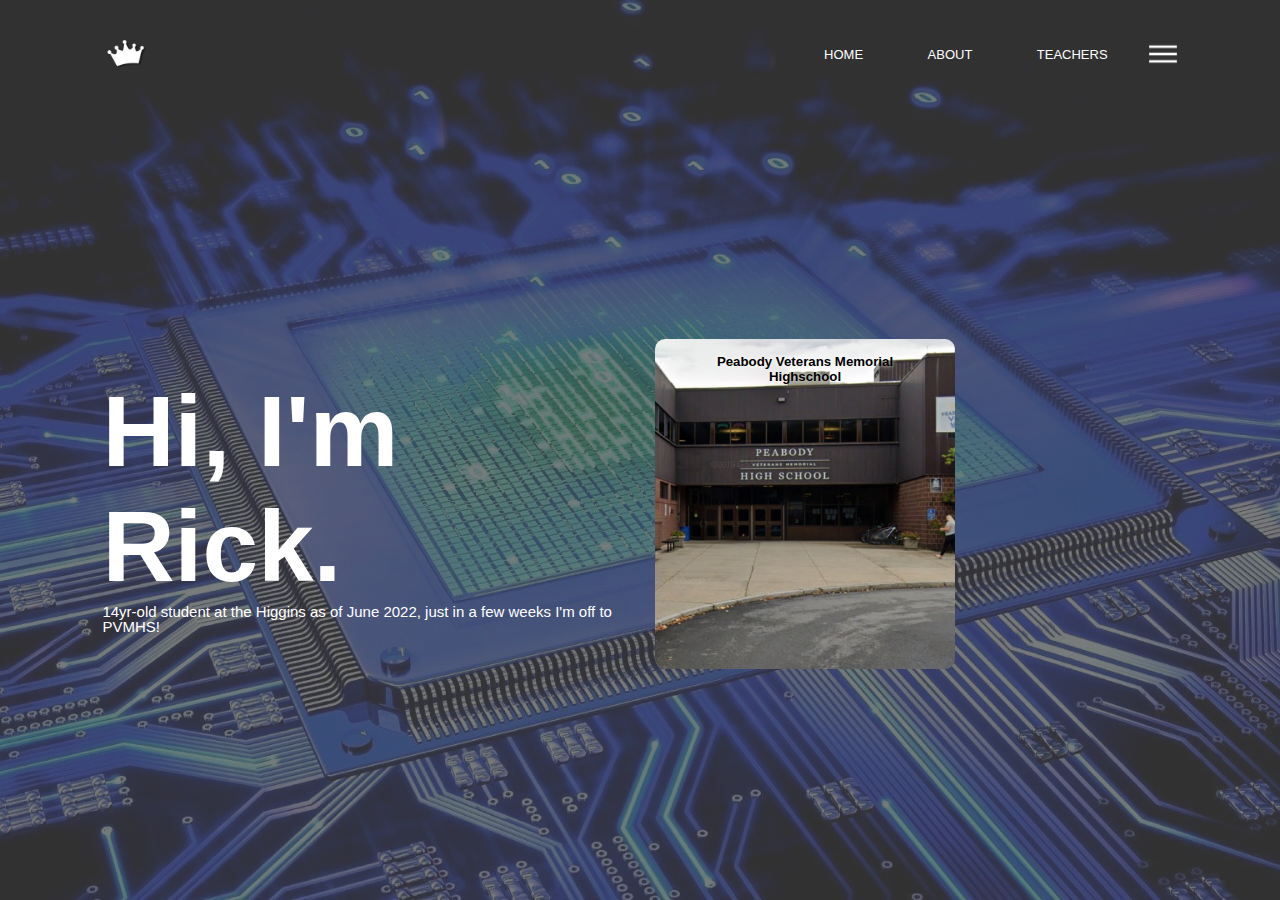
<file: index.html>
<!DOCTYPE html>
<html>
  <head>
    <meta charset="UTF-8">
    <meta name="viewport" content="width=device-width, initial-scale=1.0">
    <link rel="stylesheet" href="style.css">
    <title>Home</title>
  </head>
  <body>
    <div class="container">
      <div class="navbar">
        <img src="./images/logo.png" class="logo">
        <nav>
          <ul>
            <li><a href="index.html">HOME</a></li>
            <li><a href="about.html">ABOUT</a></li>
            <li><a href="teachers.html">TEACHERS</a></li>
          </ul>
        </nav>
        <img src="./images/menuico.png" class="menuico">
      </div>

      <div class="row">
        <div class="col">
          <h1>Hi, I'm Rick.</h1>
          <p>14yr-old student at the Higgins as of June 2022, just in a few weeks I'm off to PVMHS!</p>
        </div>
        <div class="col">
          <div class="card">
            <h5>Peabody Veterans Memorial Highschool</h5>
            <a href="https://peabody.k12.ma.us/schools/pvmhs/"></a>
          </div>
        </div>
      </div>
    </div>
  </body>
</html>
</file>
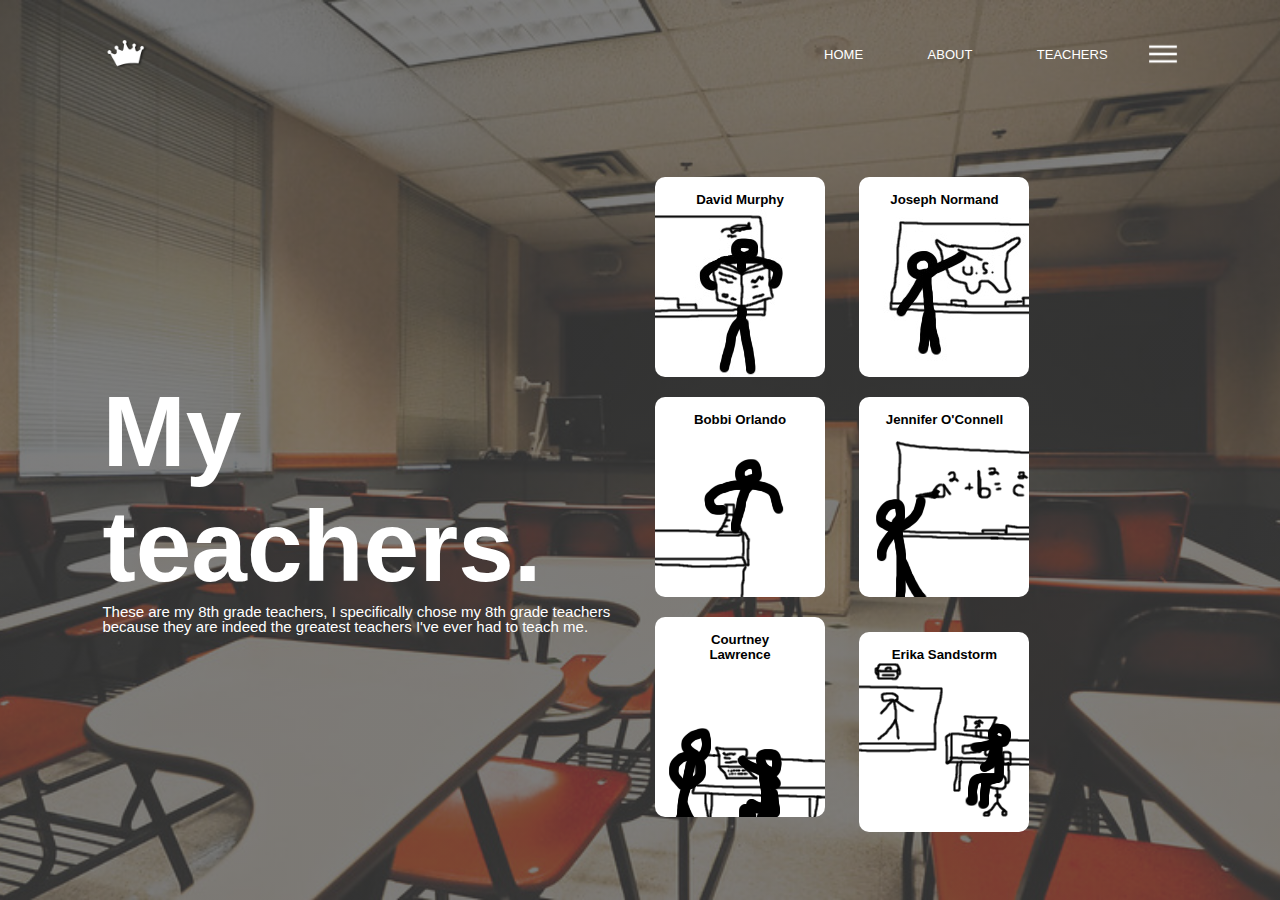
<file: teachers.html>
<!DOCTYPE html>
<html>
  <head>
    <meta charset="UTF-8">
    <meta name="viewport" content="width=device-width, initial-scale=1.0">
    <link rel="stylesheet" href="style.css">
    <title>Teachers</title>
  </head>
  <body>
    <div class="container3">
      <div class="navbar">
        <img src="./images/logo.png" class="logo">
        <nav>
          <ul>
            <li><a href="index.html">HOME</a></li>
            <li><a href="about.html">ABOUT</a></li>
            <li><a href="teachers.html">TEACHERS</a></li>
          </ul>
        </nav>
        <img src="./images/menuico.png" class="menuico">
      </div>
      
      <div class="row">
        <div class="col">
          <h1>My teachers.</h1>
          <p>These are my 8th grade teachers, I specifically chose my 8th grade teachers because they are indeed the greatest teachers I've ever had to teach me.</p>
        </div>
        <div class="col">
          <div class="tcard card1">
            <h5>David Murphy</h5>
            <a href="https://peabody.k12.ma.us/schools/pvmhs/"></a>
          </div>
          <div class="tcard card2">
            <h5>Joseph Normand</h5>
            <a href="https://peabody.k12.ma.us/schools/pvmhs/"></a>
          </div>
          <div class="tcard card3">
            <h5>Bobbi Orlando</h5>
            <a href="https://peabody.k12.ma.us/schools/pvmhs/"></a>
          </div>
          <div class="tcard card4">
            <h5>Jennifer O'Connell</h5>
            <a href="https://peabody.k12.ma.us/schools/pvmhs/"></a>
          </div>
          <div class="tcard card5">
            <h5>Courtney Lawrence</h5>
            <a href="https://peabody.k12.ma.us/schools/pvmhs/"></a>
          </div>
          <div class="tcard card6">
            <h5>Erika Sandstorm</h5>
            <a href="https://peabody.k12.ma.us/schools/pvmhs/"></a>
          </div>
        </div>
      </div>
    </div>
  </body>
</html>
</file>
<file: style.css>
*{
  margin: 0;
  padding: 0;
  font-family: "Roboto", sans-serif;
}

.container {
  width: 100%;
  height: 100vh;
  background-image: linear-gradient(rgba(70, 70, 70, 0.7),rgba(70, 70, 70, 0.7)),url(./images/compuercover.jpg);
  background-position: center;
  background-size: cover;
  padding-left: 8%;
  padding-right: 8%;
  box-sizing: border-box;
}

.container2 {
  width: 100%;
  height: 100vh;
  background-image: linear-gradient(rgba(70, 70, 70, 0.7),rgba(70, 70, 70, 0.7)),url(./images/aboutcover.jpg);
  background-position: center;
  background-size: cover;
  padding-left: 8%;
  padding-right: 8%;
  box-sizing: border-box;
}

.container3 {
  width: 100%;
  height: 100vh;
  background-image: linear-gradient(rgba(70, 70, 70, 0.7),rgba(70, 70, 70, 0.7)),url(./images/teachercover.jpg);
  background-position: center;
  background-size: cover;
  padding-left: 8%;
  padding-right: 8%;
  box-sizing: border-box;
}

.navbar {
  height: 12%;
  display: flex;
  align-items: center;
}

.logo {
  width: 50px;
  cursor: pointer;
}

.menuico {
  width: 30px;
  cursor: pointer;
  margin-left: 40px;
}

nav {
  flex: 1;
  text-align: right;

}

nav ul li {
  list-style: none;
  display: inline-block;
  margin-left: 60px;
}

nav ul li a {
  text-decoration: none;
  color: white;
  font-size: 13px;
}

.row {
  display: flex;
  height: 88%;
  align-items: center;
}

.col {
  flex-basis: 50%;
}

h1 {
  color: white;
  font-size: 100px;
}

p {
  color: white;
  font-size: 15px;
  line-height: 15px;
  text-decoration: none;
}

.card {
  width: 300px;
  height: 330px;
  display: inline-block;
  border-radius: 10px;
  padding: 15px 25px;
  box-sizing: border-box;
  cursor: pointer;
  margin: 10px 15px;
  background-position: center;
  background-size: cover;
  background-image: url(./images/school.png);
  transition: transform 0.5s;
}

.tcard {
  width: 170px;
  height: 200px;
  display: inline-block;
  border-radius: 10px;
  padding: 15px 25px;
  box-sizing: border-box;
  cursor: pointer;
  margin: 10px 15px;
  background-position: center;
  background-size: cover;
  transition: transform 0.5s;
}

.card:hover {
  transform: translateY(-10px)
}

.tcard:hover {
  transform: translateY(-10px)
}

h5 {
  color: rgb(0, 0, 0);
  text-shadow: 0 0 5px rgb(255, 255, 255);
  text-align: center;
}

button {
  width: 100px;
  color: black;
  font-size: 12px;
  padding: 12px 0;
  background: white;
  border: 0;
  border-radius: 20px;
  outline: none;
  margin-top: 30px;
}

.card1 {
  background-image: url(./images/2.jpg);
}

.card2 {
  background-image: url(./images/4.jpg);
}

.card3 {
  background-image: url(./images/3.png);
}

.card4 {
  background-image: url(./images/1.png);
}

.card5 {
  background-image: url(./images/5.png);
}

.card6 {
  background-image: url(./images/6.png);
}
</file>
